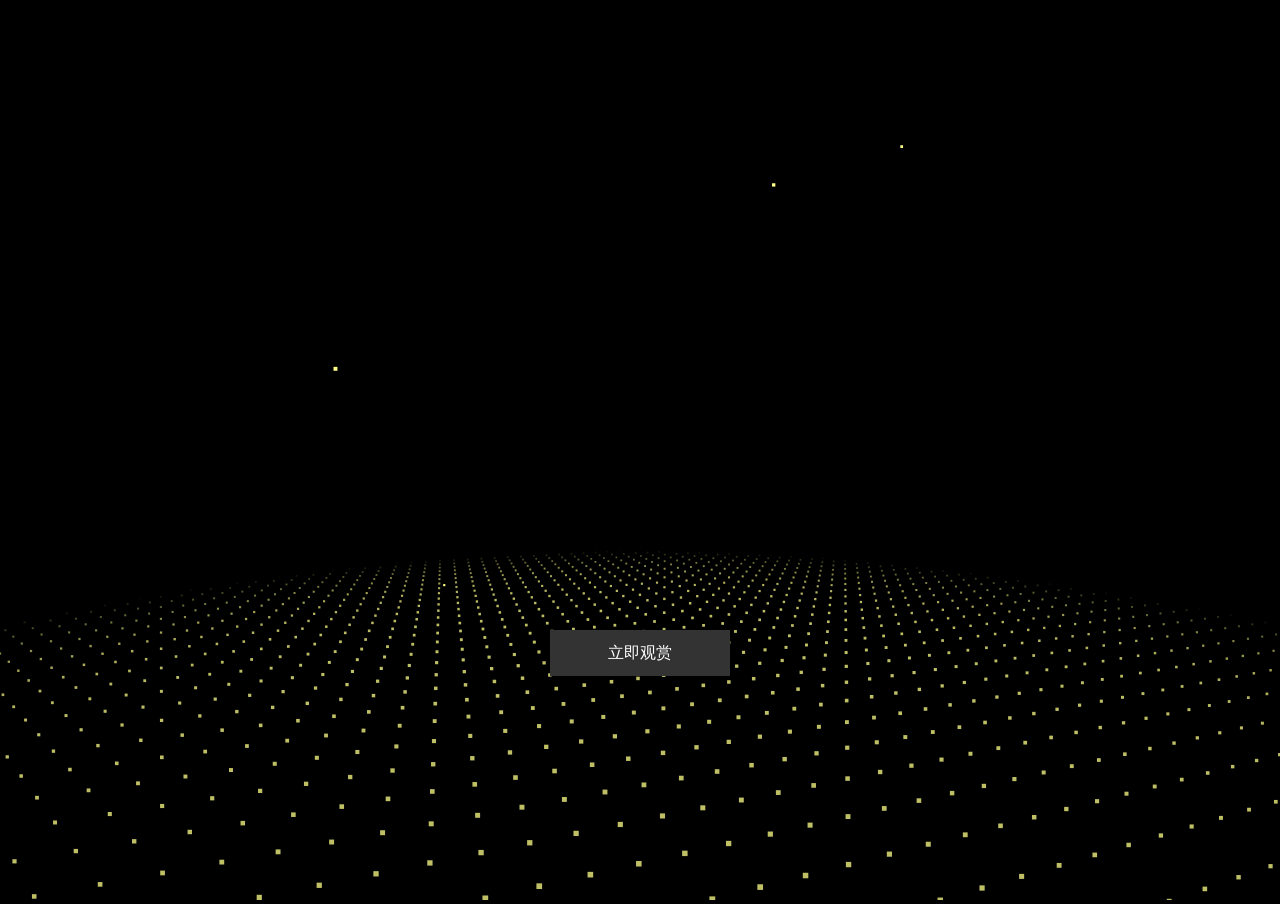
<file: index.html>
<!doctype html>
<html>
	<head>
		<meta charset="utf-8">
		<title>欢迎页--日照婚纱相册</title>
		<meta name="viewport" content="width=device-width,initial-scale=1,minimum-scale=1,maximum-scale=1,user-scalable=no" />
		<link rel="Shortcut Icon" href="favicon.ico" type="image/x-icon">
		<link rel="stylesheet" type="text/css" href="css/index.css"/>
	</head>
	<body>
		<audio src="music/smlt.m4r" autoplay="autoplay" controls="controls" loop="loop" id="audios" style="display: none;"></audio>
		<div class="enter_home">
			<a href="home.html">
				<div class="enter_home_con">
					<em></em>
				</div>			
				<p>立即观赏</p>
			</a>
		  </div>
		<canvas id="canvas"></canvas>
	</body>
	<script src="js/jquery.js" type="text/javascript" charset="utf-8"></script>
	<script src="js/index.js" type="text/javascript" charset="utf-8"></script>
	<script type="text/javascript">
		document.addEventListener('WeixinJSBridgeReady', function() {
			document.getElementById('audios').play()
		})
		document.addEventListener('touchstart', function() {
			document.getElementById('audios').play()
		}) 
	</script>
</html>
</file>
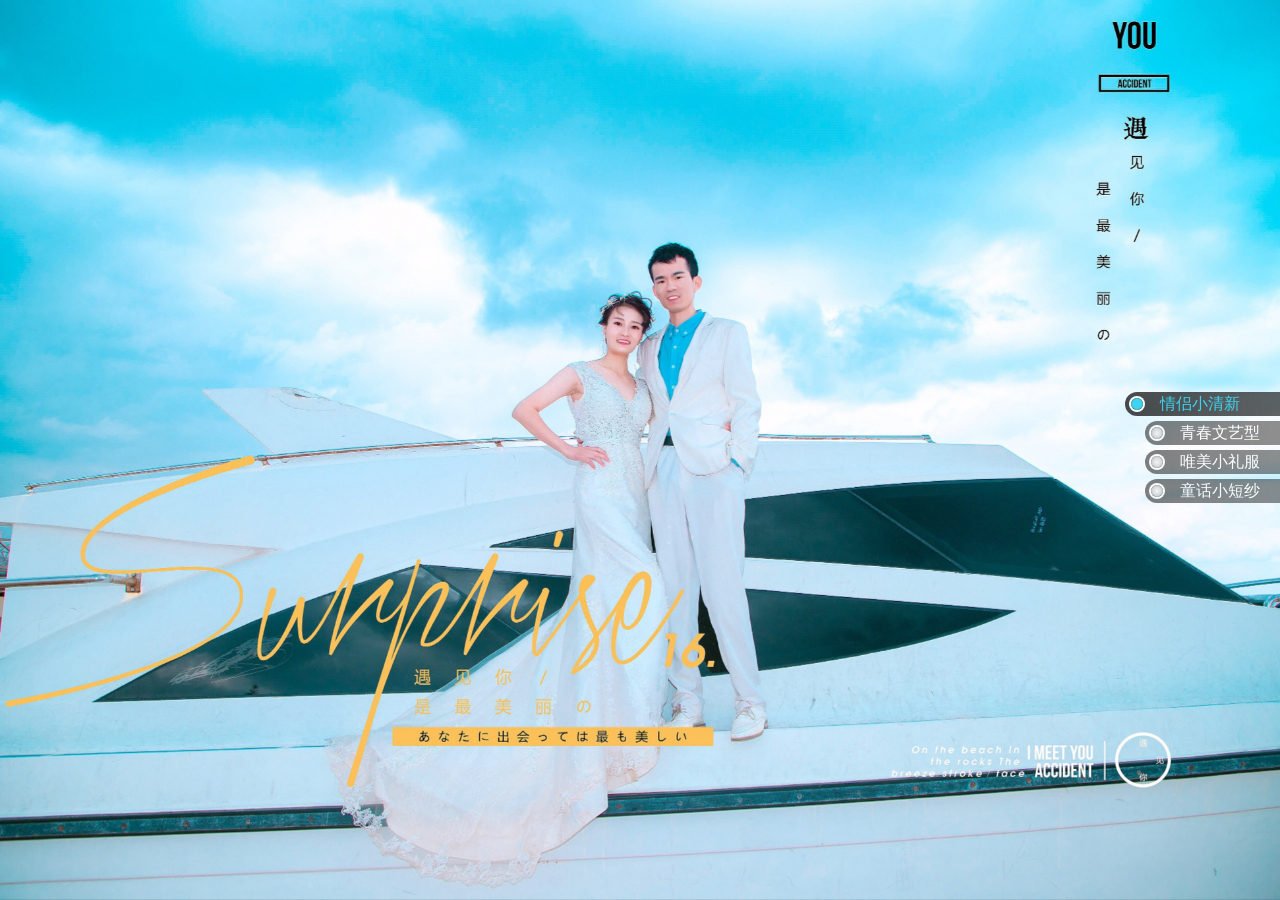
<file: home.html>
<!DOCTYPE html>
<html>
	<head>
		<meta charset="utf-8">
		<meta name="viewport" content="width=device-width,initial-scale=1,minimum-scale=1,maximum-scale=1,user-scalable=no" />
		<title>首页--日照婚纱相册</title>
		<link rel="Shortcut Icon" href="favicon.ico" type="image/x-icon">
		<link rel="stylesheet" type="text/css" href="css/htmleaf-demo.css">
		<link rel="stylesheet" href="css/jquery.pageScroll3d.min.css">
		<link rel="stylesheet" href="css/main.css">
	</head>
	<body>
		<audio src="music/ybwkn.m4r" autoplay="autoplay" controls="controls" loop="loop" id="audios" style="display: none;"></audio>
		<main class="main-content">
			<section>
				<a href="page_1.html" style="width: 100%;height: 100%;display: block;">
					<h1>情侣小清新</h1>
				</a>			
			</section>
			<section>
				<a href="page_2.html" style="width: 100%;height: 100%;display: block;">
					<h1>青春文艺型</h1>
				</a>
			</section>
			<section>
				<a href="page_3.html" style="width: 100%;height: 100%;display: block;">
					<h1>唯美小礼服</h1>
				</a>
			</section>
			<section>
				<a href="page_4.html" style="width: 100%;height: 100%;display: block;">
					<h1>童话小短纱</h1>
				</a>
			</section>
		</main>
	</body>
	<script src="js/jquery.js" type="text/javascript" charset="utf-8"></script>
	<script defer src="js/jquery.mousewheel.min.js"></script>
	<script defer src="js/jquery.pageScroll3d.min.js"></script>
	<script defer src="js/main.js"></script>
	<script type="text/javascript">
		document.addEventListener('WeixinJSBridgeReady', function() {
			document.getElementById('audios').play()
		})
		document.addEventListener('touchstart', function() {
			document.getElementById('audios').play()
		}) 
	</script>
</html>
</file>
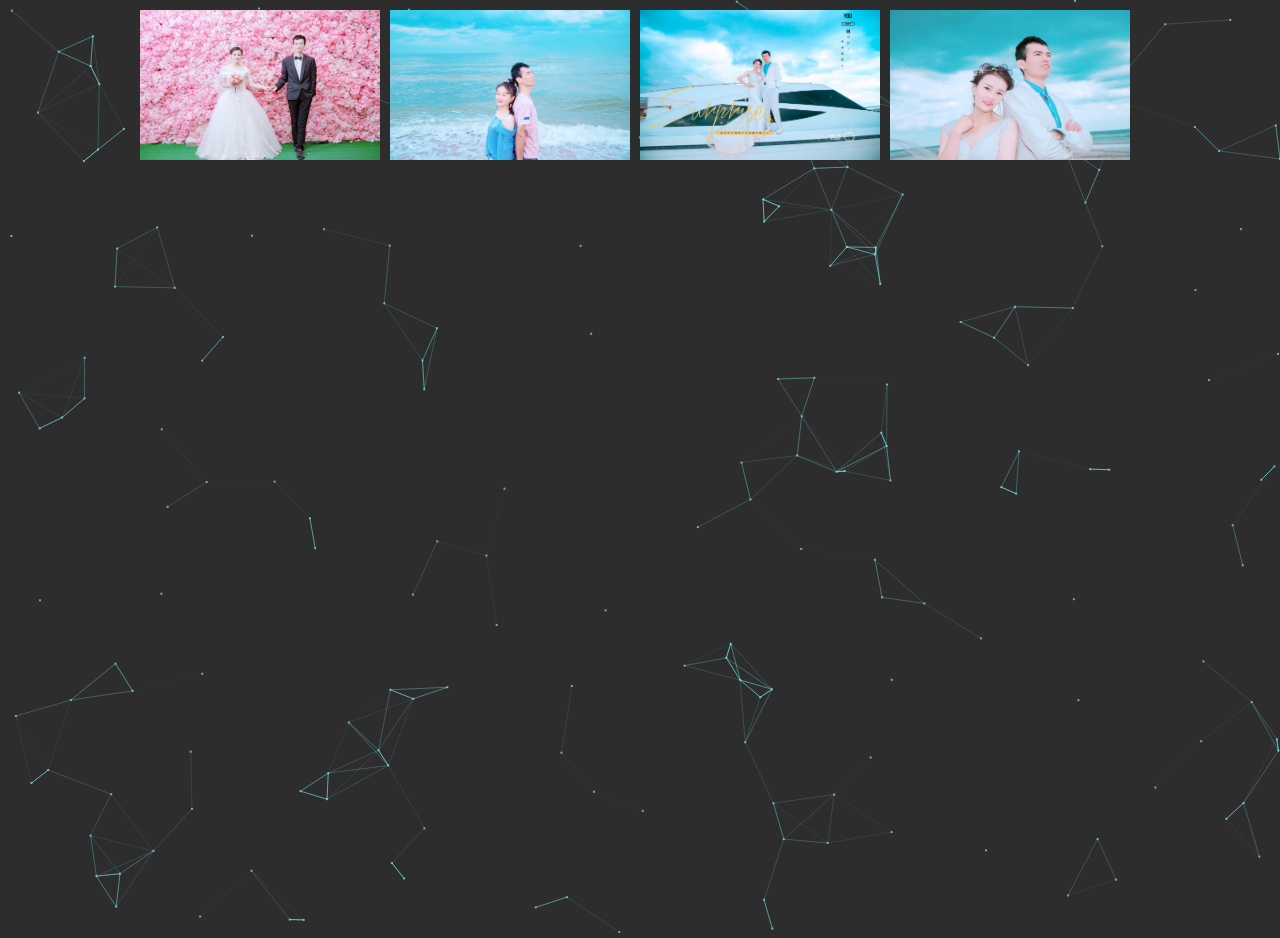
<file: page_1.html>
<!DOCTYPE html>
<html>
	<head>
		<meta charset="utf-8">
		<title>情侣小清新--日照婚纱相册</title>
		<meta name="viewport" content="width=device-width,initial-scale=1,minimum-scale=1,maximum-scale=1,user-scalable=no" />
		<link rel="Shortcut Icon" href="favicon.ico" type="image/x-icon">
		<link href="css/style.min.css" rel="stylesheet" />
		<link href="css/prism.min.css" rel="stylesheet" />
	</head>
	<style>
		body{background-color: #2D2D2D}
	</style>
	<body>
		<audio src="music/ybwkn.m4r" autoplay="autoplay" controls="controls" loop="loop" id="audios" style="display: none;"></audio>
		<div id="mydiv" style="height:938px;">
			<section>
				<ul id="gallery">				
					<li id="fullPreview"></li>					
					<!-- 1 -->
					<li>
						<a href="images/pic_1.JPG"></a>
						<img data-original="images/pic_1.JPG" src="images/white.gif" width="240" height="150" alt="Ocean" />
						
						<div class="overLayer"></div>
						<div class="infoLayer">
							<ul>
								<li>
									<h2>
										Ocean   
									</h2>
								</li>
								<li>
									<p>
										View Picture
									</p>
								</li>
							</ul>
						</div>
						<div class="projectInfo">
							<strong>Monday, 14th April 2093:</strong> sit amet, consetetur sadipscing elitr, sed diam nonumy eirmod tempor invidunt ut labore et dolore magna aliquyam erat, sed diam voluptua. At vero eos et accusam et justo duo dolores et ea rebum.
						</div>
					</li>					
					<!-- 2 -->
					<li>
						<a href="images/pic_2.JPG"></a>
						<img data-original="images/pic_2.JPG" src="images/white.gif" width="240" height="150" alt="Party" />
						
						<div class="overLayer"></div>
						<div class="infoLayer">
							<ul>
								<li>
									<h2>
										Party   
									</h2>
								</li>
								<li>
									<p>
										View Picture
									</p>
								</li>
							</ul>
						</div>						
						<p class="projectInfo">
							<strong>Monday, 14th April 2093:</strong> sit amet, consetetur sadipscing elitr, sed diam nonumy eirmod tempor invidunt ut labore et dolore magna aliquyam erat, sed diam voluptua. At vero eos et accusam et justo duo dolores et ea rebum.
						</p>
					</li>					
					<!-- 3 -->
					<li>
						<a href="images/pic_3.JPG"></a>
						<img data-original="images/pic_3.JPG" src="images/white.gif" width="240" height="150" alt="Fashion" />
						
						<div class="overLayer"></div>
						<div class="infoLayer">
							<ul>
								<li>
									<h2>
										Fashion     
									</h2>
								</li>
								<li>
									<p>
										View Picture
									</p>
								</li>
							</ul>
						</div>						
						<p class="projectInfo">
							<strong>Monday, 14th April 2093:</strong> sit amet, consetetur sadipscing elitr, sed diam nonumy eirmod tempor invidunt ut labore et dolore magna aliquyam erat, sed diam voluptua. At vero eos et accusam et justo duo dolores et ea rebum.
						</p>
					</li>					
					<!-- 4 -->
					<li>
						<a href="images/pic_4.JPG"></a>
						<img data-original="images/pic_4.JPG" src="images/white.gif" width="240" height="150" alt="Car" />
						
						<div class="overLayer"></div>
						<div class="infoLayer">
							<ul>
								<li>
									<h2>
										Car     
									</h2>
								</li>
								<li>
									<p>
										View Picture
									</p>
								</li>
							</ul>
						</div>						
						<p class="projectInfo">
							<strong>Monday, 14th April 2093:</strong> sit amet, consetetur sadipscing elitr, sed diam nonumy eirmod tempor invidunt ut labore et dolore magna aliquyam erat, sed diam voluptua. At vero eos et accusam et justo duo dolores et ea rebum.
						</p>
					</li>	
				</ul>
			</section>
		</div>
			<script type="text/javascript">
				window.onload = function() {
				    //配置
				    var config = {
				        vx: 4,	//小球x轴速度,正为右，负为左
				        vy: 4,	//小球y轴速度
				        height: 2,	//小球高宽，其实为正方形，所以不宜太大
				        width: 2,
				        count: 200,		//点个数
				        color: "121, 162, 185", 	//点颜色
				        stroke: "130,255,255", 		//线条颜色
				        dist: 6000, 	//点吸附距离
				        e_dist: 20000, 	//鼠标吸附加速距离
				        max_conn: 10 	//点到点最大连接数
				    }		
				    //调用
				    CanvasParticle(config);
				}
			</script>
			<script src="js/jquery.js" type="text/javascript" charset="utf-8"></script>
			<script type="text/javascript" src="js/canvas-particle.js"></script>
			<script src="js/jquery.lazyload.js"></script>       
			<script src="js/least.min.js"></script>	
			<script type="text/javascript">
				document.addEventListener('WeixinJSBridgeReady', function() {
					document.getElementById('audios').play()
				})
				document.addEventListener('touchstart', function() {
					document.getElementById('audios').play()
				}) 
			</script>		
	</body>
</html>
</file>
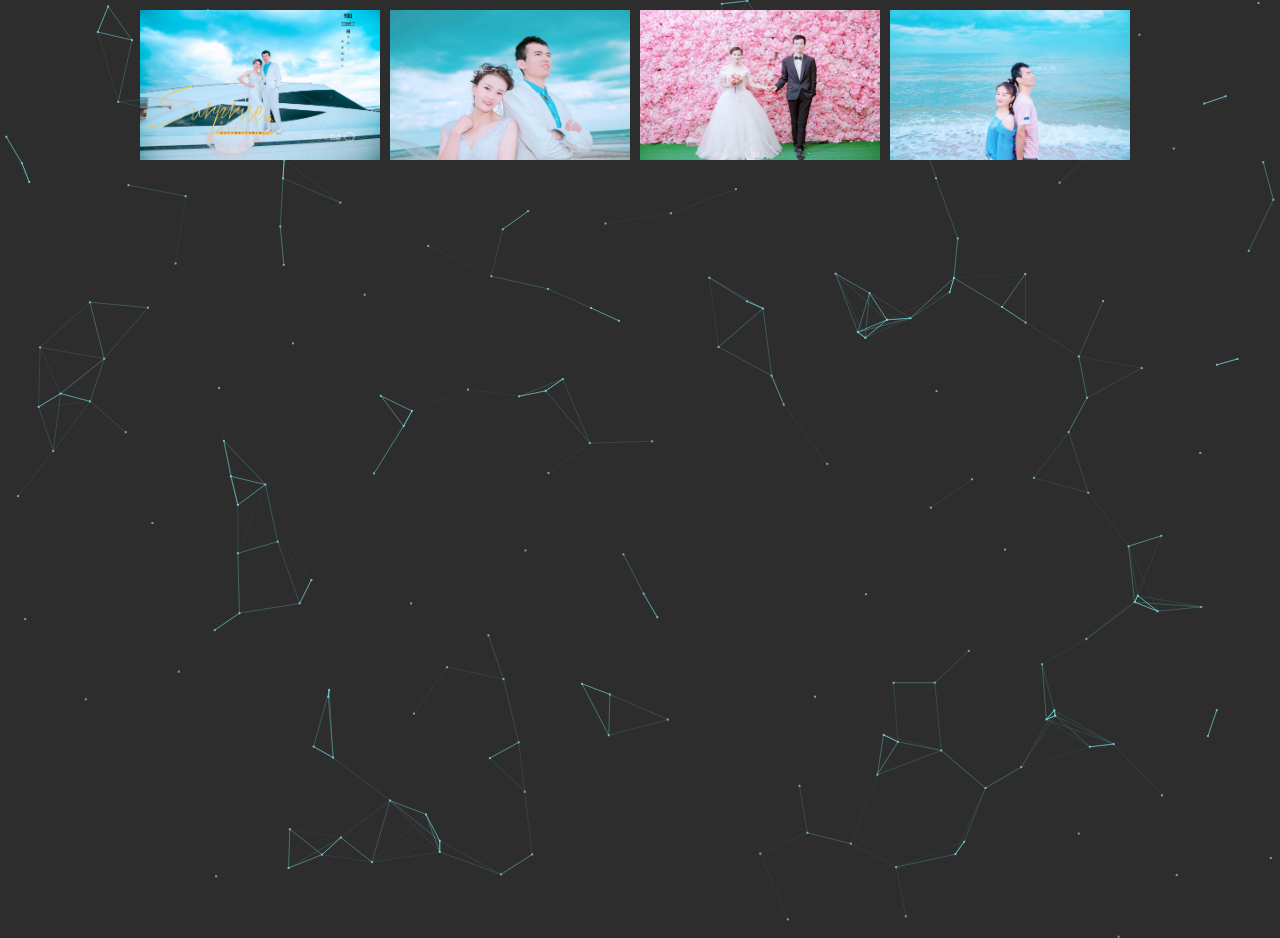
<file: page_2.html>
<!DOCTYPE html>
<html>
	<head>
		<meta charset="utf-8">
		<title>青春文艺型--日照婚纱相册</title>
		<meta name="viewport" content="width=device-width,initial-scale=1,minimum-scale=1,maximum-scale=1,user-scalable=no" />
		<link rel="Shortcut Icon" href="favicon.ico" type="image/x-icon">
		<link href="css/style.min.css" rel="stylesheet" />
		<link href="css/prism.min.css" rel="stylesheet" />
	</head>
	<style>
		body{background-color: #2D2D2D}
	</style>
	<body>
		<audio src="music/ybwkn.m4r" autoplay="autoplay" controls="controls" loop="loop" id="audios" style="display: none;"></audio>
		<div id="mydiv" style="height:938px;">
			<section>
				<ul id="gallery">				
					<li id="fullPreview"></li>					
					<!-- 1 -->
					<li>
						<a href="images/pic_1.JPG"></a>
						<img data-original="images/pic_1.JPG" src="images/white.gif" width="240" height="150" alt="Ocean" />
						
						<div class="overLayer"></div>
						<div class="infoLayer">
							<ul>
								<li>
									<h2>
										Ocean   
									</h2>
								</li>
								<li>
									<p>
										View Picture
									</p>
								</li>
							</ul>
						</div>
						<div class="projectInfo">
							<strong>Monday, 14th April 2093:</strong> sit amet, consetetur sadipscing elitr, sed diam nonumy eirmod tempor invidunt ut labore et dolore magna aliquyam erat, sed diam voluptua. At vero eos et accusam et justo duo dolores et ea rebum.
						</div>
					</li>					
					<!-- 2 -->
					<li>
						<a href="images/pic_2.JPG"></a>
						<img data-original="images/pic_2.JPG" src="images/white.gif" width="240" height="150" alt="Party" />
						
						<div class="overLayer"></div>
						<div class="infoLayer">
							<ul>
								<li>
									<h2>
										Party   
									</h2>
								</li>
								<li>
									<p>
										View Picture
									</p>
								</li>
							</ul>
						</div>						
						<p class="projectInfo">
							<strong>Monday, 14th April 2093:</strong> sit amet, consetetur sadipscing elitr, sed diam nonumy eirmod tempor invidunt ut labore et dolore magna aliquyam erat, sed diam voluptua. At vero eos et accusam et justo duo dolores et ea rebum.
						</p>
					</li>					
					<!-- 3 -->
					<li>
						<a href="images/pic_3.JPG"></a>
						<img data-original="images/pic_3.JPG" src="images/white.gif" width="240" height="150" alt="Fashion" />
						
						<div class="overLayer"></div>
						<div class="infoLayer">
							<ul>
								<li>
									<h2>
										Fashion     
									</h2>
								</li>
								<li>
									<p>
										View Picture
									</p>
								</li>
							</ul>
						</div>						
						<p class="projectInfo">
							<strong>Monday, 14th April 2093:</strong> sit amet, consetetur sadipscing elitr, sed diam nonumy eirmod tempor invidunt ut labore et dolore magna aliquyam erat, sed diam voluptua. At vero eos et accusam et justo duo dolores et ea rebum.
						</p>
					</li>					
					<!-- 4 -->
					<li>
						<a href="images/pic_4.JPG"></a>
						<img data-original="images/pic_4.JPG" src="images/white.gif" width="240" height="150" alt="Car" />
						
						<div class="overLayer"></div>
						<div class="infoLayer">
							<ul>
								<li>
									<h2>
										Car     
									</h2>
								</li>
								<li>
									<p>
										View Picture
									</p>
								</li>
							</ul>
						</div>						
						<p class="projectInfo">
							<strong>Monday, 14th April 2093:</strong> sit amet, consetetur sadipscing elitr, sed diam nonumy eirmod tempor invidunt ut labore et dolore magna aliquyam erat, sed diam voluptua. At vero eos et accusam et justo duo dolores et ea rebum.
						</p>
					</li>	
				</ul>
			</section>
		</div>
			<script type="text/javascript">
				window.onload = function() {
				    //配置
				    var config = {
				        vx: 4,	//小球x轴速度,正为右，负为左
				        vy: 4,	//小球y轴速度
				        height: 2,	//小球高宽，其实为正方形，所以不宜太大
				        width: 2,
				        count: 200,		//点个数
				        color: "121, 162, 185", 	//点颜色
				        stroke: "130,255,255", 		//线条颜色
				        dist: 6000, 	//点吸附距离
				        e_dist: 20000, 	//鼠标吸附加速距离
				        max_conn: 10 	//点到点最大连接数
				    }		
				    //调用
				    CanvasParticle(config);
				}
			</script>
			<script src="js/jquery.js" type="text/javascript" charset="utf-8"></script>
			<script type="text/javascript" src="js/canvas-particle.js"></script>
			<script src="js/jquery.lazyload.js"></script>       
			<script src="js/least.min.js"></script>
			<script type="text/javascript">
				document.addEventListener('WeixinJSBridgeReady', function() {
					document.getElementById('audios').play()
				})
				document.addEventListener('touchstart', function() {
					document.getElementById('audios').play()
				}) 
			</script>	
	</body>
</html>
</file>
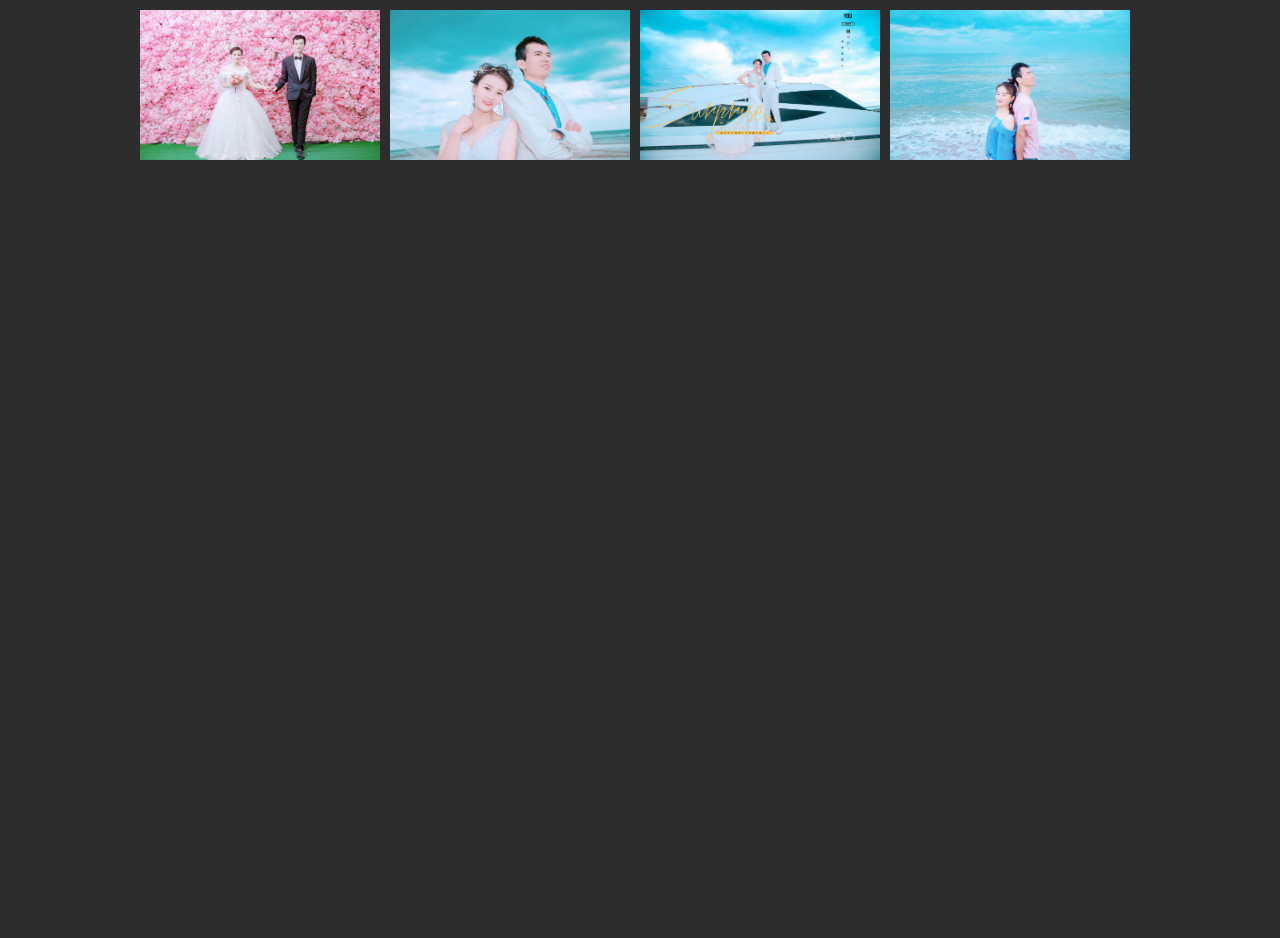
<file: page_3.html>
<!DOCTYPE html>
<html>
	<head>
		<meta charset="utf-8">
		<title>唯美小礼服--日照婚纱相册</title>
		<meta name="viewport" content="width=device-width,initial-scale=1,minimum-scale=1,maximum-scale=1,user-scalable=no" />
		<link rel="Shortcut Icon" href="favicon.ico" type="image/x-icon">
		<link href="css/style.min.css" rel="stylesheet" />
		<link href="css/prism.min.css" rel="stylesheet" />
	</head>
	<style>
		body{background-color: #2D2D2D}
	</style>
	<body>
		<audio src="music/ybwkn.m4r" autoplay="autoplay" controls="controls" loop="loop" id="audios" style="display: none;"></audio>
		<div id="mydiv" style="height:938px;">
			<section>
				<ul id="gallery">				
					<li id="fullPreview"></li>					
					<!-- 1 -->
					<li>
						<a href="images/pic_1.JPG"></a>
						<img data-original="images/pic_1.JPG" src="images/white.gif" width="240" height="150" alt="Ocean" />
						
						<div class="overLayer"></div>
						<div class="infoLayer">
							<ul>
								<li>
									<h2>
										Ocean   
									</h2>
								</li>
								<li>
									<p>
										View Picture
									</p>
								</li>
							</ul>
						</div>
						<div class="projectInfo">
							<strong>Monday, 14th April 2093:</strong> sit amet, consetetur sadipscing elitr, sed diam nonumy eirmod tempor invidunt ut labore et dolore magna aliquyam erat, sed diam voluptua. At vero eos et accusam et justo duo dolores et ea rebum.
						</div>
					</li>					
					<!-- 2 -->
					<li>
						<a href="images/pic_2.JPG"></a>
						<img data-original="images/pic_2.JPG" src="images/white.gif" width="240" height="150" alt="Party" />
						
						<div class="overLayer"></div>
						<div class="infoLayer">
							<ul>
								<li>
									<h2>
										Party   
									</h2>
								</li>
								<li>
									<p>
										View Picture
									</p>
								</li>
							</ul>
						</div>						
						<p class="projectInfo">
							<strong>Monday, 14th April 2093:</strong> sit amet, consetetur sadipscing elitr, sed diam nonumy eirmod tempor invidunt ut labore et dolore magna aliquyam erat, sed diam voluptua. At vero eos et accusam et justo duo dolores et ea rebum.
						</p>
					</li>					
					<!-- 3 -->
					<li>
						<a href="images/pic_3.JPG"></a>
						<img data-original="images/pic_3.JPG" src="images/white.gif" width="240" height="150" alt="Fashion" />
						
						<div class="overLayer"></div>
						<div class="infoLayer">
							<ul>
								<li>
									<h2>
										Fashion     
									</h2>
								</li>
								<li>
									<p>
										View Picture
									</p>
								</li>
							</ul>
						</div>						
						<p class="projectInfo">
							<strong>Monday, 14th April 2093:</strong> sit amet, consetetur sadipscing elitr, sed diam nonumy eirmod tempor invidunt ut labore et dolore magna aliquyam erat, sed diam voluptua. At vero eos et accusam et justo duo dolores et ea rebum.
						</p>
					</li>					
					<!-- 4 -->
					<li>
						<a href="images/pic_4.JPG"></a>
						<img data-original="images/pic_4.JPG" src="images/white.gif" width="240" height="150" alt="Car" />
						
						<div class="overLayer"></div>
						<div class="infoLayer">
							<ul>
								<li>
									<h2>
										Car     
									</h2>
								</li>
								<li>
									<p>
										View Picture
									</p>
								</li>
							</ul>
						</div>						
						<p class="projectInfo">
							<strong>Monday, 14th April 2093:</strong> sit amet, consetetur sadipscing elitr, sed diam nonumy eirmod tempor invidunt ut labore et dolore magna aliquyam erat, sed diam voluptua. At vero eos et accusam et justo duo dolores et ea rebum.
						</p>
					</li>	
				</ul>
			</section>
		</div>
			<script type="text/javascript">
				window.onload = function() {
				    //配置
				    var config = {
				        vx: 4,	//小球x轴速度,正为右，负为左
				        vy: 4,	//小球y轴速度
				        height: 2,	//小球高宽，其实为正方形，所以不宜太大
				        width: 2,
				        count: 200,		//点个数
				        color: "121, 162, 185", 	//点颜色
				        stroke: "130,255,255", 		//线条颜色
				        dist: 6000, 	//点吸附距离
				        e_dist: 20000, 	//鼠标吸附加速距离
				        max_conn: 10 	//点到点最大连接数
				    }		
				    //调用
				    CanvasParticle(config);
				}
			</script>
			<script src="js/jquery.js" type="text/javascript" charset="utf-8"></script>
			<script type="text/javascript" src="js/canvas-particle.js"></script>
			<script src="js/jquery.lazyload.js"></script>       
			<script src="js/least.min.js"></script>			
			<script type="text/javascript">
				document.addEventListener('WeixinJSBridgeReady', function() {
					document.getElementById('audios').play()
				})
				document.addEventListener('touchstart', function() {
					document.getElementById('audios').play()
				}) 
			</script>	
	</body>
</html>
</file>
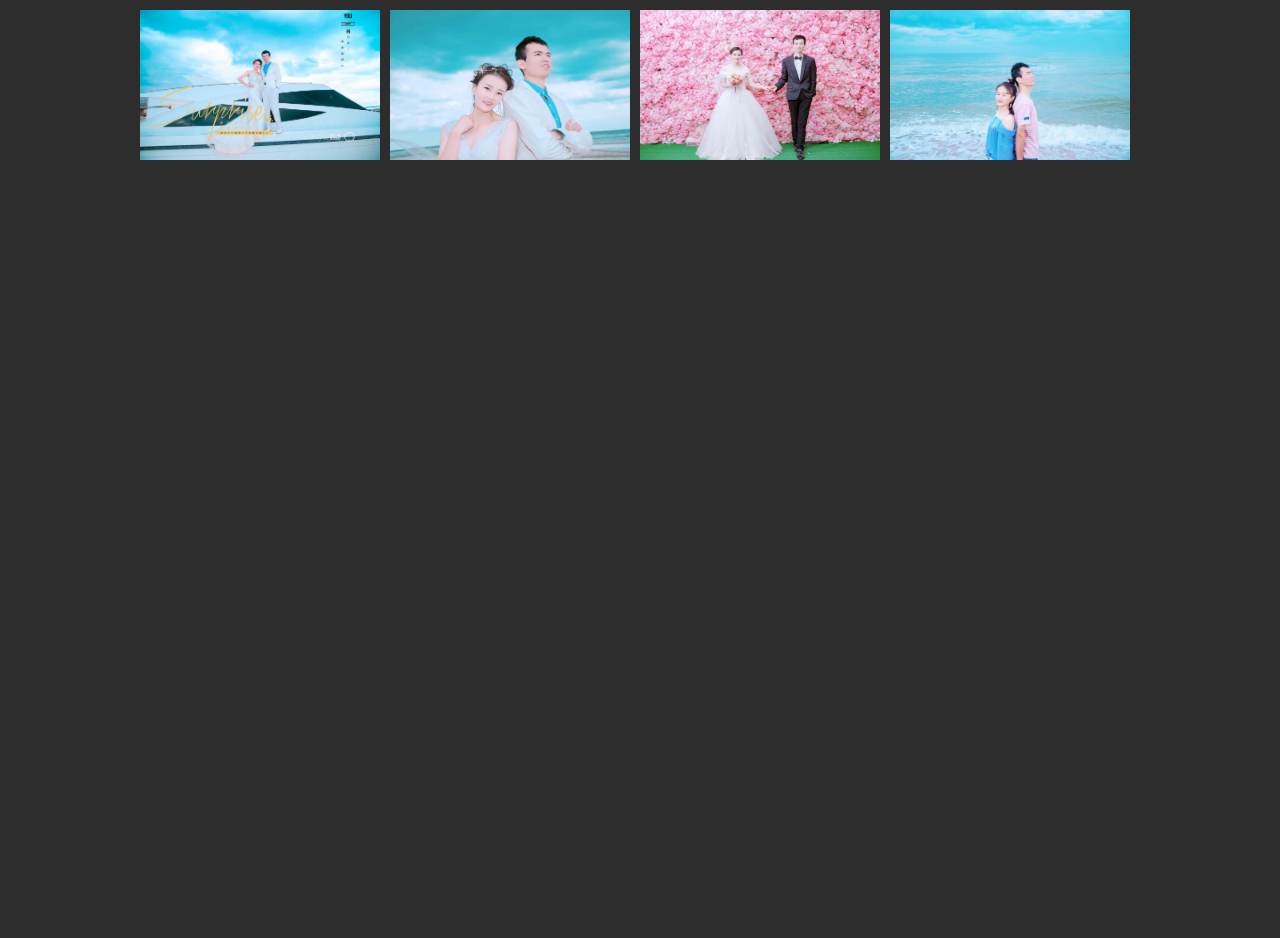
<file: page_4.html>
<!DOCTYPE html>
<html>
	<head>
		<meta charset="utf-8">
		<title>童话小短纱--日照婚纱相册</title>
		<meta name="viewport" content="width=device-width,initial-scale=1,minimum-scale=1,maximum-scale=1,user-scalable=no" />
		<link rel="Shortcut Icon" href="favicon.ico" type="image/x-icon">
		<link href="css/style.min.css" rel="stylesheet" />
		<link href="css/prism.min.css" rel="stylesheet" />
	</head>
	<style>
		body{background-color: #2D2D2D}
	</style>
	<body>
		<audio src="music/ybwkn.m4r" autoplay="autoplay" controls="controls" loop="loop" id="audios" style="display: none;"></audio>
		<div id="mydiv" style="height:938px;">
			<section>
				<ul id="gallery">				
					<li id="fullPreview"></li>					
					<!-- 1 -->
					<li>
						<a href="images/pic_1.JPG"></a>
						<img data-original="images/pic_1.JPG" src="images/white.gif" width="240" height="150" alt="Ocean" />
						
						<div class="overLayer"></div>
						<div class="infoLayer">
							<ul>
								<li>
									<h2>
										Ocean   
									</h2>
								</li>
								<li>
									<p>
										View Picture
									</p>
								</li>
							</ul>
						</div>
						<div class="projectInfo">
							<strong>Monday, 14th April 2093:</strong> sit amet, consetetur sadipscing elitr, sed diam nonumy eirmod tempor invidunt ut labore et dolore magna aliquyam erat, sed diam voluptua. At vero eos et accusam et justo duo dolores et ea rebum.
						</div>
					</li>					
					<!-- 2 -->
					<li>
						<a href="images/pic_2.JPG"></a>
						<img data-original="images/pic_2.JPG" src="images/white.gif" width="240" height="150" alt="Party" />
						
						<div class="overLayer"></div>
						<div class="infoLayer">
							<ul>
								<li>
									<h2>
										Party   
									</h2>
								</li>
								<li>
									<p>
										View Picture
									</p>
								</li>
							</ul>
						</div>						
						<p class="projectInfo">
							<strong>Monday, 14th April 2093:</strong> sit amet, consetetur sadipscing elitr, sed diam nonumy eirmod tempor invidunt ut labore et dolore magna aliquyam erat, sed diam voluptua. At vero eos et accusam et justo duo dolores et ea rebum.
						</p>
					</li>					
					<!-- 3 -->
					<li>
						<a href="images/pic_3.JPG"></a>
						<img data-original="images/pic_3.JPG" src="images/white.gif" width="240" height="150" alt="Fashion" />
						
						<div class="overLayer"></div>
						<div class="infoLayer">
							<ul>
								<li>
									<h2>
										Fashion     
									</h2>
								</li>
								<li>
									<p>
										View Picture
									</p>
								</li>
							</ul>
						</div>						
						<p class="projectInfo">
							<strong>Monday, 14th April 2093:</strong> sit amet, consetetur sadipscing elitr, sed diam nonumy eirmod tempor invidunt ut labore et dolore magna aliquyam erat, sed diam voluptua. At vero eos et accusam et justo duo dolores et ea rebum.
						</p>
					</li>					
					<!-- 4 -->
					<li>
						<a href="images/pic_4.JPG"></a>
						<img data-original="images/pic_4.JPG" src="images/white.gif" width="240" height="150" alt="Car" />
						
						<div class="overLayer"></div>
						<div class="infoLayer">
							<ul>
								<li>
									<h2>
										Car     
									</h2>
								</li>
								<li>
									<p>
										View Picture
									</p>
								</li>
							</ul>
						</div>						
						<p class="projectInfo">
							<strong>Monday, 14th April 2093:</strong> sit amet, consetetur sadipscing elitr, sed diam nonumy eirmod tempor invidunt ut labore et dolore magna aliquyam erat, sed diam voluptua. At vero eos et accusam et justo duo dolores et ea rebum.
						</p>
					</li>	
				</ul>
			</section>
		</div>
			<script type="text/javascript">
				window.onload = function() {
				    //配置
				    var config = {
				        vx: 4,	//小球x轴速度,正为右，负为左
				        vy: 4,	//小球y轴速度
				        height: 2,	//小球高宽，其实为正方形，所以不宜太大
				        width: 2,
				        count: 200,		//点个数
				        color: "121, 162, 185", 	//点颜色
				        stroke: "130,255,255", 		//线条颜色
				        dist: 6000, 	//点吸附距离
				        e_dist: 20000, 	//鼠标吸附加速距离
				        max_conn: 10 	//点到点最大连接数
				    }		
				    //调用
				    CanvasParticle(config);
				}
			</script>
			<script src="js/jquery.js" type="text/javascript" charset="utf-8"></script>
			<script type="text/javascript" src="js/canvas-particle.js"></script>
			<script src="js/jquery.lazyload.js"></script>       
			<script src="js/least.min.js"></script>			
			<script type="text/javascript">
				document.addEventListener('WeixinJSBridgeReady', function() {
					document.getElementById('audios').play()
				})
				document.addEventListener('touchstart', function() {
					document.getElementById('audios').play()
				}) 
			</script>	
	</body>
</html>
</file>
<file: css/index.css>
html,
body {
	margin: 0px;
	width: 100%;
	height: 100%;
	overflow: hidden;
	background: #000;
	position: relative;
}
a{
	text-decoration: none;
	color: #fff;
}
#canvas {
	width: 100%;
	height: 100%;
}

.enter_home {
	position: absolute;
	color: #fff;
	background: #333;
	width: 180px;
	height: 46px;
	text-align: center;
	line-height: 46px;
	left: 50%;
	top: 50%;
	margin: 180px 0 0 -90px;
}

.enter_home:hover {
	cursor: pointer;
}

.yyc_show {
	box-shadow: 0 0 20px #ccc;
	transition: all 0.6s;
	transform: translateY(-10px);
	background: #222 !important;
	color: #00B1EE !important;
}

.yyc_hidden {
	box-shadow: 0 0 0 #000;
	transition: all 0.6s;
	transform: translateY(0);
	background: #333 !important;
	color: #fff !important;
}

.enter_home p {
	margin: 0;
	position: relative;
	top: -46px;
}

.enter_home_con {
	position: relative;
	width: 100%;
	height: 100%;
}

.enter_home_con em {
	position: absolute;
	background: #00a4ff;
}

.line_cirl {
	animation: line_yuan 0.8s linear;
}

.line_cirl1 {
	animation: line_yuan1 0.8s linear;
}

@keyframes line_yuan {
	0% {
		top: 0;
		left: 0;
		width: 0;
		height: 2px;
	}

	30% {
		top: 0;
		left: 0;
		width: 100%;
		height: 2px;
	}

	31% {
		top: 0;
		left: 100%;
		height: 0;
		width: 2px;
	}

	50% {
		top: 0;
		left: 100%;
		height: 100%;
		width: 2px;
	}

	51% {
		top: 100%;
		left: 100%;
		width: 0;
		height: 2px;
	}

	80% {
		top: 100%;
		left: 0;
		width: 100%;
		height: 2px;
	}

	81% {
		bottom: 0;
		left: 0;
		width: 2px;
		height: 0;
	}

	100% {
		top: 0;
		left: 0;
		width: 2px;
		height: 100%;
	}
}

@keyframes line_yuan1 {
	100% {
		top: 0;
		left: 0;
		width: 0;
		height: 2px;
	}

	81% {
		top: 0;
		left: 0;
		width: 100%;
		height: 2px;
	}

	80% {
		top: 0;
		left: 100%;
		height: 0;
		width: 2px;
	}

	51% {
		top: 0;
		left: 100%;
		height: 100%;
		width: 2px;
	}

	50% {
		top: 100%;
		left: 100%;
		width: 0;
		height: 2px;
	}

	31% {
		top: 100%;
		left: 0;
		width: 100%;
		height: 2px;
	}

	30% {
		bottom: 0;
		left: 0;
		width: 2px;
		height: 0;
	}

	0% {
		top: 0;
		left: 0;
		width: 2px;
		height: 100%;
	}
}

@keyframes line_yuan2 {
	0% {
		transform: translateY(0);
	}

	50% {
		transform: translateY(-20px);
	}

	100% {
		transform: translateY(0);
	}
}

.auto_play {
	animation: line_yuan2 2s ease infinite;
}
</file>
<file: css/htmleaf-demo.css>
@font-face {
	font-family: 'icomoon';
	src:url('../fonts/icomoon.eot?rretjt');
	src:url('../fonts/icomoon.eot?#iefixrretjt') format('embedded-opentype'),
		url('../fonts/icomoon.woff?rretjt') format('woff'),
		url('../fonts/icomoon.ttf?rretjt') format('truetype'),
		url('../fonts/icomoon.svg?rretjt#icomoon') format('svg');
	font-weight: normal;
	font-style: normal;
}

[class^="icon-"], [class*=" icon-"] {
	font-family: 'icomoon';
	speak: none;
	font-style: normal;
	font-weight: normal;
	font-variant: normal;
	text-transform: none;
	line-height: 1;

	/* Better Font Rendering =========== */
	-webkit-font-smoothing: antialiased;
	-moz-osx-font-smoothing: grayscale;
}

body, html { font-size: 100%; 	padding: 0; margin: 0;}

/* Reset */
/* *,
*:after,
*:before {
	-webkit-box-sizing: border-box;
	-moz-box-sizing: border-box;
	box-sizing: border-box;
} */

/* Clearfix hack by Nicolas Gallagher: http://nicolasgallagher.com/micro-clearfix-hack/ */
.clearfix:before,
.clearfix:after {
	content: " ";
	display: table;
}

.clearfix:after {
	clear: both;
}

body{
	font-family: "Microsoft YaHei","Segoe UI", "Lucida Grande", Helvetica, Arial,sans-serif;
}
.htmleaf-links a{ color: rgba(255, 255, 255, 0.6);outline: none;text-decoration: none;-webkit-transition: 0.2s;transition: 0.2s;}
.htmleaf-links a:hover,.htmleaf-links a:focus{color:#74777b;text-decoration: none;}
.htmleaf-container{
	margin: 0 auto;
}

.bgcolor-1 { background: #f0efee; }
.bgcolor-2 { background: #f9f9f9; }
.bgcolor-3 { background: #e8e8e8; }/*light grey*/
.bgcolor-4 { background: #2f3238; color: #fff; }/*Dark grey*/
.bgcolor-5 { background: #df6659; color: #521e18; }/*pink1*/
.bgcolor-6 { background: #2fa8ec; }/*sky blue*/
.bgcolor-7 { background: #d0d6d6; }/*White tea*/
.bgcolor-8 { background: #3d4444; color: #fff; }/*Dark grey2*/
.bgcolor-9 { background: #ef3f52; color: #fff;}/*pink2*/
.bgcolor-10{ background: #64448f; color: #fff;}/*Violet*/
.bgcolor-11{ background: #3755ad; color: #fff;}/*dark blue*/
.bgcolor-12{ background: #3498DB; color: #fff;}/*light blue*/
.bgcolor-20{ background: #494A5F;color: #D5D6E2;}
/* Header */
.htmleaf-header{
	padding: 1em 190px 1em;
	letter-spacing: -1px;
	text-align: center;
}
.htmleaf-header h2 {
	color: #fff;
	font-weight: 600;
	font-size: 2em;
	line-height: 1;
	margin-bottom: 0;
}
.htmleaf-header h2 span {
	display: block;
	font-size: 60%;
	font-weight: 400;
	padding: 0.8em 0 0.5em 0;
	color: #fff;
}
/*nav*/
.htmleaf-demo a{color: #fff;text-decoration: none;}
.htmleaf-demo{width: 100%;padding-bottom: 1.2em;}
.htmleaf-demo a{display: inline-block;margin: 0.5em;padding: 0.6em 1em;border: 3px solid #fff;font-weight: 700;}
.htmleaf-demo a:hover{opacity: 0.6;}
.htmleaf-demo a.current{background:#1d7db1;color: #fff; }
/* Top Navigation Style */
.htmleaf-links {
	position: relative;
	display: inline-block;
	white-space: nowrap;
	font-size: 1.5em;
	text-align: center;
}

.htmleaf-links::after {
	position: absolute;
	top: 0;
	left: 50%;
	margin-left: -1px;
	width: 2px;
	height: 100%;
	background: #dbdbdb;
	content: '';
	-webkit-transform: rotate3d(0,0,1,22.5deg);
	transform: rotate3d(0,0,1,22.5deg);
}

.htmleaf-icon {
	display: inline-block;
	margin: 0.5em;
	padding: 0em 0;
	width: 1.5em;
	text-decoration: none;
}

.htmleaf-icon span {
	display: none;
}

.htmleaf-icon:before {
	margin: 0 5px;
	text-transform: none;
	font-weight: normal;
	font-style: normal;
	font-variant: normal;
	font-family: 'icomoon';
	line-height: 1;
	speak: none;
	-webkit-font-smoothing: antialiased;
}
/* footer */
.htmleaf-footer{width: 100%;padding-top: 10px;}
.htmleaf-small{font-size: 0.8em;}
.center{text-align: center;}
/****/
.related {
	color: #fff;
	background: #494A5F;
	text-align: center;
	font-size: 1.25em;
	padding: 0.5em 0;
	overflow: hidden;
}

.related > a {
	vertical-align: top;
	width: calc(100% - 20px);
	max-width: 340px;
	display: inline-block;
	text-align: center;
	margin: 20px 10px;
	padding: 25px;
	font-family: "Microsoft YaHei","宋体","Segoe UI", "Lucida Grande", Helvetica, Arial,sans-serif, FreeSans, Arimo;
}
.related a {
	display: inline-block;
	text-align: left;
	margin: 20px auto;
	padding: 10px 20px;
	opacity: 0.8;
	-webkit-transition: opacity 0.3s;
	transition: opacity 0.3s;
	-webkit-backface-visibility: hidden;
	text-decoration: none;
}

.related a:hover,
.related a:active {
	opacity: 1;
}

.related a img {
	max-width: 100%;
	opacity: 0.8;
	border-radius: 4px;
}
.related a:hover img,
.related a:active img {
	opacity: 1;
}
.related h3{font-family: "Microsoft YaHei", sans-serif;font-size: 1.2em}
.related a h3 {
	font-size: 0.85em;
	font-weight: 300;
	margin-top: 0.15em;
	color: #fff;
}
/* icomoon */
.icon-htmleaf-home-outline:before {
	content: "\e5000";
}

.icon-htmleaf-arrow-forward-outline:before {
	content: "\e5001";
}

@media screen and (max-width: 1024px) {
	.htmleaf-header {
		padding: 2em 10% 2em;
	}
	.htmleaf-header h1 {
        font-size:1.4em;
    }
    .htmleaf-links{font-size: 1.4em}
}

@media screen and (max-width: 960px) {
	.htmleaf-header {
		padding: 2em 10% 2em;
	}
	.htmleaf-header h1 {
        font-size:1.2em;
    }
    .htmleaf-links{font-size: 1.2em}
    .related h3{font-size: 1em;}
	.related a h3 {
		font-size: 0.8em;
	}
}

@media screen and (max-width: 766px) {
	.htmleaf-header h1 {
        font-size:1.3em;
    }
    .htmleaf-links{font-size: 1.3em}
}

@media screen and (max-width: 640px) {
	.htmleaf-header {
		padding: 2em 10% 2em;
	}
	.htmleaf-header h1 {
        font-size:1em;
    }
    .htmleaf-links{font-size: 1em}
    .related h3{font-size: 0.8em;}
	.related a h3 {
		font-size: 0.6em;
	}
}
</file>
<file: css/main.css>
* {
  margin: 0;
  padding: 0;
  box-sizing: border-box;
}

*:before,
*:after {
  box-sizing: border-box;
}

html {
  font-family: sans-serif;
  -webkit-text-size-adjust: 100%;
  -ms-text-size-adjust: 100%;
}

article,
aside,
details,
figcaption,
figure,
footer,
header,
hgroup,
main,
nav,
section,
summary {
  display: block;
}

audio,
canvas,
progress,
video {
  display: inline-block;
  vertical-align: baseline;
}

audio:not([controls]) {
  display: none;
  height: 0;
}

[hidden],
template {
  display: none;
}

a {
  background: transparent;
}

a:active,
a:hover {
  outline: 0;
}

abbr[title] {
  border-bottom: 1px dotted;
}

b,
strong {
  font-weight: bold;
}

dfn {
  font-style: italic;
}

mark {
  color: #000;
  background: #ff0;
}

small {
  font-size: 80%;
}

sub,
sup {
  position: relative;
  font-size: 75%;
  line-height: 0;
  vertical-align: baseline;
}

sup {
  top: -.5em;
}

sub {
  bottom: -.25em;
}

img {
  border: 0;
}

svg:not(:root) {
  overflow: hidden;
}

hr {
  height: 0;
  box-sizing: content-box;
}

pre {
  overflow: auto;
}

code,
kbd,
pre,
samp {
  font-family: monospace, monospace;
  font-size: 1em;
}

button,
input,
optgroup,
select,
textarea {
  margin: 0;
  font: inherit;
  color: inherit;
}

button {
  overflow: visible;
}

button,
select {
  text-transform: none;
}

button,
html input[type="button"],
input[type="reset"],
input[type="submit"] {
  -webkit-appearance: button;
  cursor: pointer;
}

button[disabled],
html input[disabled] {
  cursor: default;
}

button::-moz-focus-inner,
input::-moz-focus-inner {
  padding: 0;
  border: 0;
}

input {
  line-height: normal;
}

input[type="checkbox"],
input[type="radio"] {
  box-sizing: border-box;
  padding: 0;
}

input[type="number"]::-webkit-inner-spin-button,
input[type="number"]::-webkit-outer-spin-button {
  height: auto;
}

input[type="search"] {
  box-sizing: content-box;
  -webkit-appearance: textfield;
}

input[type="search"]::-webkit-search-cancel-button,
input[type="search"]::-webkit-search-decoration {
  -webkit-appearance: none;
}

fieldset {
  padding: 0.35em 0.625em 0.75em;
  margin: 0 2px;
  border: 1px solid #c0c0c0;
}

legend {
  padding: 0;
  border: 0;
}

textarea {
  overflow: auto;
}

optgroup {
  font-weight: bold;
}

table {
  border-spacing: 0;
  border-collapse: collapse;
}

td,
th {
  padding: 0;
}
html,
body {
  background: #000;
  font: 100% Helvetica, sans-serif;
}

h1 {
  font-size: 2em;
}

.s3d__side {
  background-size: cover;
  background-position: 50% 50%;
  background-repeat: no-repeat;
}

.s3d__side.active h1 {
  left: -1%;
	display: none;
}

.s3d__side:nth-child(1) {
  background-image: url(../images/pic_1.JPG);
}

.s3d__side:nth-child(2) {
  background-image: url(../images/pic_2.JPG);
}

.s3d__side:nth-child(3) {
  background-image: url(../images/pic_3.JPG);
}

.s3d__side:nth-child(4) {
  background-image: url(../images/pic_4.JPG);
}

.s3d__side h1 {
  display: inline-block;
  position: absolute;
  left: -100%;
  bottom: 10%;
  padding: .2% 1.5% .2% 2.5%;
  background: -webkit-linear-gradient(180deg, rgba(0, 0, 0, 0.7), rgba(0, 0, 0, 0.6));
  background: linear-gradient(-90deg, rgba(0, 0, 0, 0.7), rgba(0, 0, 0, 0.6));
  color: #fff;
  text-shadow: 1px 1px 0 rgba(0, 0, 0, 0.8);
  border-radius: 1px;
  -webkit-transition: left 1s cubic-bezier(0.175, 0.885, 0.32, 1.05);
  transition: left 1s cubic-bezier(0.175, 0.885, 0.32, 1.05);
}
</file>
<file: css/style.min.css>
@import url(https: //fonts.googleapis.com/css?family=Open+Sans:300,400,600&subset=latin,latin-ext);

* {
	border: 0;
	margin: 0;
	padding: 0;
	outline: 0
}

html {}

body {
	height: 100%;
	min-height: 100%;
	position: relative;
	margin: 0px auto
}

ul {
	list-style: none
}

a {
	color: #e94439;
	text-decoration: none
}

a:hover {
	color: #ee6f67;
	text-decoration: underline
}

h2 {
	font-family: Arvo, Arial, sans-serif;
	font-size: 30px;
	line-height: 25px;
	font-weight: 500;
	text-transform: uppercase;
	color: #fff;
	letter-spacing: 1px
}

h1 {
	font-family: Arvo, Arial, sans-serif;
	font-size: 60px;
	line-height: 75px;
	font-weight: 400;
	color: #e94439;
	text-transform: lowercase
}

p {
	font-family: Georgia, Arial, sans-serif;
	font-size: 15px;
	line-height: 15px;
	font-weight: 100;
	color: #fff
}

header {
	min-width: 100%;
	width: 100%;
	text-align: center;
	min-height: 150px
}

header p {
	font-family: Arvo, Arial, sans-serif;
	font-size: 15px;
	line-height: 25px;
	font-weight: 400;
	color: #e94439;
	text-transform: uppercase
}

header figure {
	width: 250px;
	background-color: #e94439;
	box-shadow: 1px 1px 5px;
	position: absolute;
	right: -60px;
	top: 0;
	overflow: hidden;
	padding: 5px 0;
	-webkit-transform: rotate(45deg);
	-moz-transform: rotate(45deg);
	-ms-transform: rotate(45deg);
	-o-transform: rotate(45deg);
	transform: rotate(45deg);
	-webkit-transition: background-color 0.5s linear;
	-moz-transition: background-color 0.5s linear;
	-ms-transition: background-color 0.5s linear;
	-o-transition: background-color 0.5s linear;
	transition: background-color 0.5s linear
}

header figure a {
	font-family: Helvetica, Arial, sans-serif;
	font-size: 14px;
	line-height: 18px;
	font-weight: 400;
	color: #fff
}

header figure a:hover {
	color: #fff;
	text-decoration: none
}

header figure:hover {
	background-color: fadeout(#e94439, 25%)
}

article {
	width: 100%;
	min-width: 100%;
	text-align: center;
	margin: 0 0 30px 0
}

article:first-child {
	margin: 0
}

article h2 {
	font-family: Arvo, Arial, sans-serif;
	font-size: 20px;
	line-height: 25px;
	font-weight: 400;
	color: #e94439;
	text-transform: uppercase
}

article h3 {
	font-family: Arvo, Arial, sans-serif;
	font-size: 15px;
	line-height: 25px;
	font-weight: 400;
	color: #e94439;
	text-transform: uppercase;
	margin: 15px 0 0 0
}

article p {
	font-family: Helvetica, Arial, sans-serif;
	font-size: 14px;
	line-height: 18px;
	font-weight: 300;
	color: #000;
	display: inline-block;
	margin: 15px 0 0;
	max-width: 650px
}

article a#button {
	background-color: #e94439;
	max-width: 150px;
	color: #fff;
	display: block;
	margin: 20px auto 0 auto;
	padding: 15px 30px;
	border-radius: 8px;
	font-family: Helvetica, Arial, sans-serif;
	font-size: 20px;
	line-height: 20px;
	font-weight: 300;
	-webkit-transition: background-color 0.5s linear;
	-moz-transition: background-color 0.5s linear;
	-ms-transition: background-color 0.5s linear;
	-o-transition: background-color 0.5s linear;
	transition: background-color 0.5s linear
}

article a#button:hover {
	text-decoration: none;
	background-color: fadeout(#e94439, 25%)
}

article a#twitter {
	font-family: Arvo, Arial, sans-serif;
	font-size: 30px;
	line-height: 45px;
	font-weight: 400;
	color: #000;
	position: relative;
	top: 30px
}

article a#twitter:before {
	content: '#';
	display: inline-block;
	color: #e94439;
	margin: 0 5px 0 0
}

article strong {
	font-weight: 600
}

article figure {
	max-width: 960px;
	margin: 25px auto 0 auto
}

section {
	min-width: 100%;
	width: 100%;
	min-height: 100%;
	text-align: center;
	padding: 0;
	box-shadow: 0 0 10px
}

section #fullPreview {
	border-top: 2px solid #333;
	border-bottom: 2px solid #333;
	padding: 40px 0 10px 0;
	display: none
}

section #fullPreview img, section #fullPreview .fullCaption {
	max-width: 960px;
	width: 100%;
	margin: 0 auto;
	display: block
}

section #fullPreview .fullCaption {
	font-family: Helvetica, Arial, sans-serif;
	font-size: 13px;
	line-height: 15px;
	font-weight: 300;
	color: #fff;
	margin: 8px auto 0 auto
}

section #fullPreview figure {
	background-image: url("../images/close.png");
	background-size: 100%;
	width: 30px;
	height: 30px;
	position: absolute;
	top: 6px;
	right: 10px;
	cursor: pointer
}

section li {
	display: inline-block;
	vertical-align: top;
	position: relative
}

section li:hover .overLayer {
	-webkit-transition: opacity 0.3s linear;
	-moz-transition: opacity 0.3s linear;
	-ms-transition: opacity 0.3s linear;
	-o-transition: opacity 0.3s linear;
	transition: opacity 0.3s linear;
	opacity: 0.6;
	display: block;
	background: gray
}

section li:hover .infoLayer {
	-webkit-transition: opacity 0.3s linear;
	-moz-transition: opacity 0.3s linear;
	-ms-transition: opacity 0.3s linear;
	-o-transition: opacity 0.3s linear;
	transition: opacity 0.3s linear;
	opacity: 1;
	display: block
}

section li a {
	display: block;
	width: 240px;
	height: 150px;
	position: absolute;
	top: 10px;
	left: 0;
	z-index: 6
}

section li img {
	border: none;
	margin: 10px 10px 0 0
}

section li .overLayer, section li .infoLayer {
	-webkit-transition: opacity 0.3s linear;
	-moz-transition: opacity 0.3s linear;
	-ms-transition: opacity 0.3s linear;
	-o-transition: opacity 0.3s linear;
	transition: opacity 0.3s linear;
	width: 240px;
	height: 150px;
	position: absolute;
	text-align: center;
	opacity: 0;
	top: 10px;
	left: 0;
	z-index: 4
}

section li .overLayer ul, section li .infoLayer ul {
	padding: 50px 0 0 0
}

section li .overLayer ul li, section li .infoLayer ul li {
	display: block;
	margin: 0 auto;
	width: 200px;
	padding: 0 0 5px 0
}

section li .overLayer ul li:first-child, section li .infoLayer ul li:first-child {
	border-bottom: 2px #fff solid
}

section li .overLayer ul li:last-child, section li .infoLayer ul li:last-child {
	padding: 5px 0 0 0;
	text-transform: lowercase
}

section li .overLayer ul li h2, section li .infoLayer ul li h2 {
	font-size: 25px
}

section li .projectInfo {
	display: none
}

footer {
	min-width: 100%;
	width: 100%;
	text-align: center;
	margin: 50px 0 0 0
}

footer p {
	font-family: Helvetica, Arial, sans-serif;
	font-size: 14px;
	line-height: 22px;
	font-weight: 300;
	color: #000;
	display: block
}

footer span {
	display: inline-block;
	color: #e94439;
	font-size: 20px;
	margin: 0 3px;
	-webkit-transition: color 0.5s linear;
	-moz-transition: color 0.5s linear;
	-ms-transition: color 0.5s linear;
	-o-transition: color 0.5s linear;
	transition: color 0.5s linear
}

footer span:hover {
	color: #ee6f67
}

footer a {
	color: #e94439
}

footer a:hover {
	color: #ee6f67;
	text-decoration: underline
}
</file>
